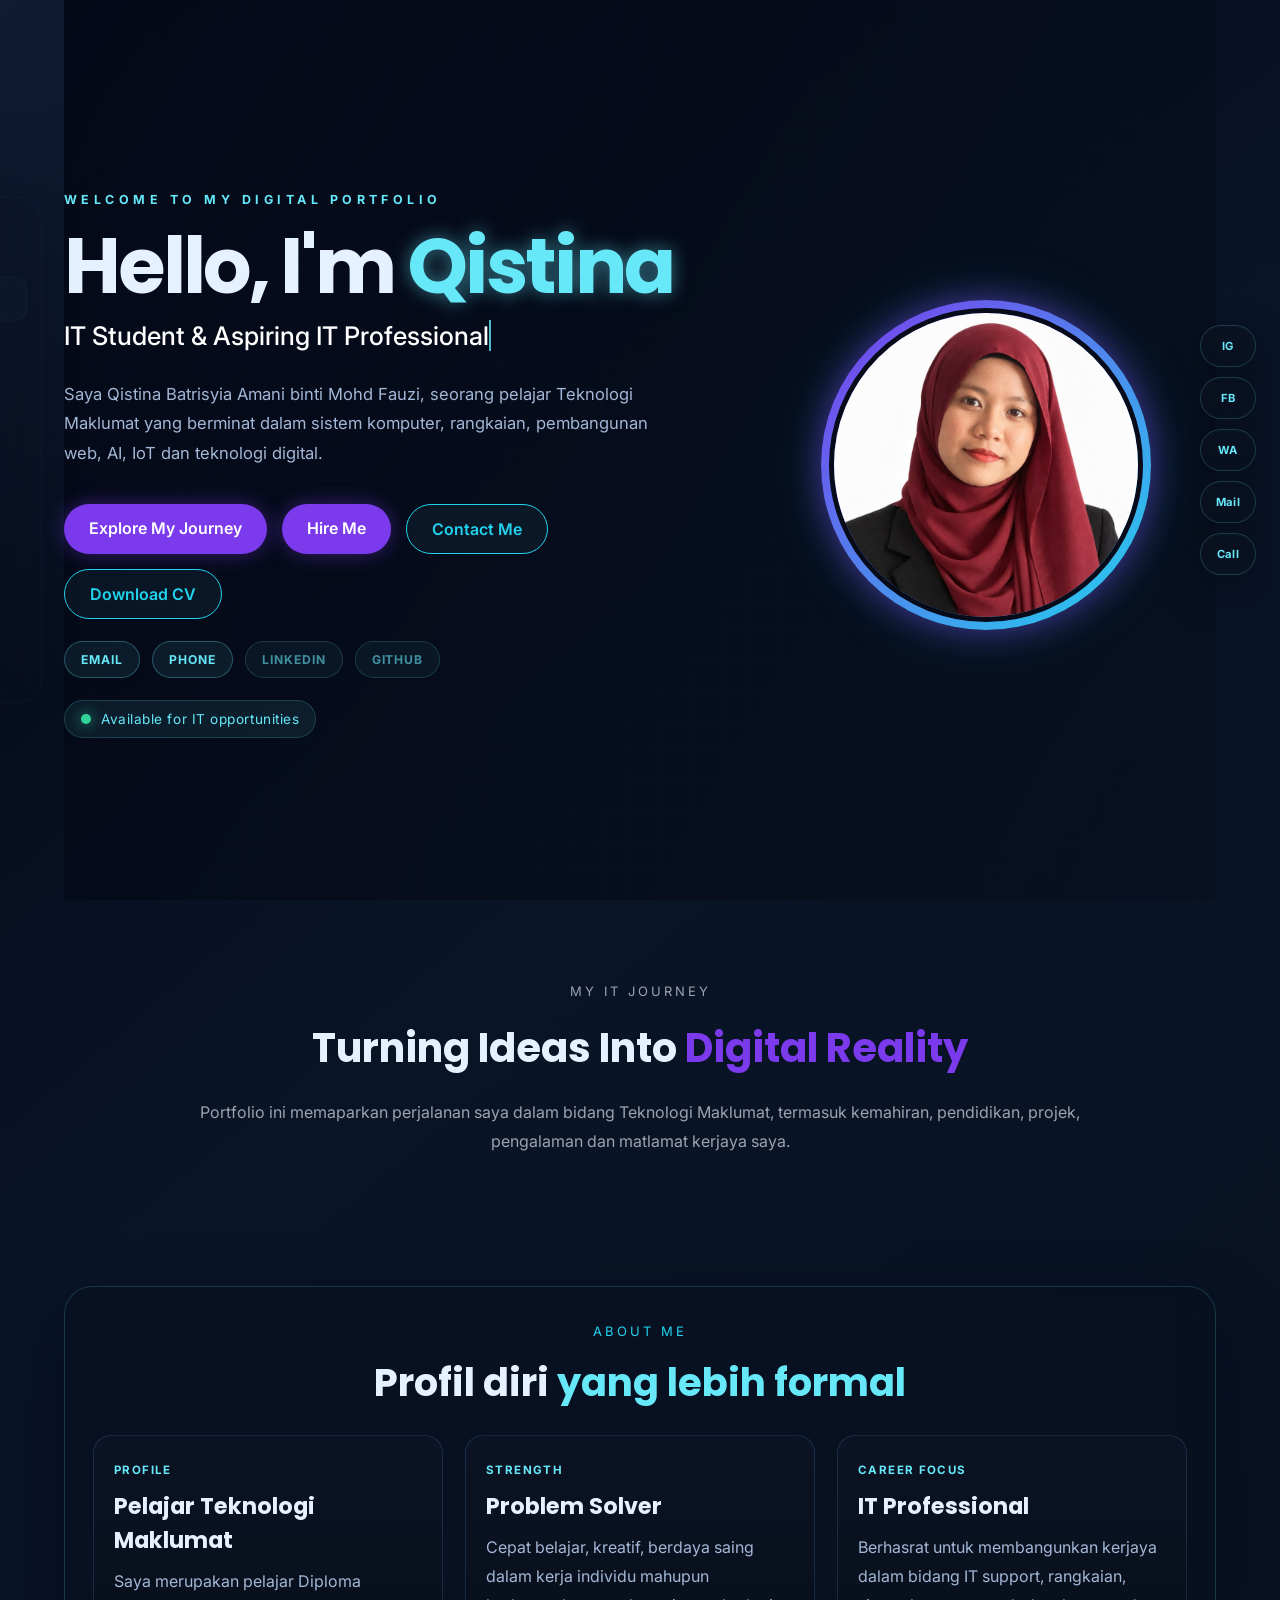
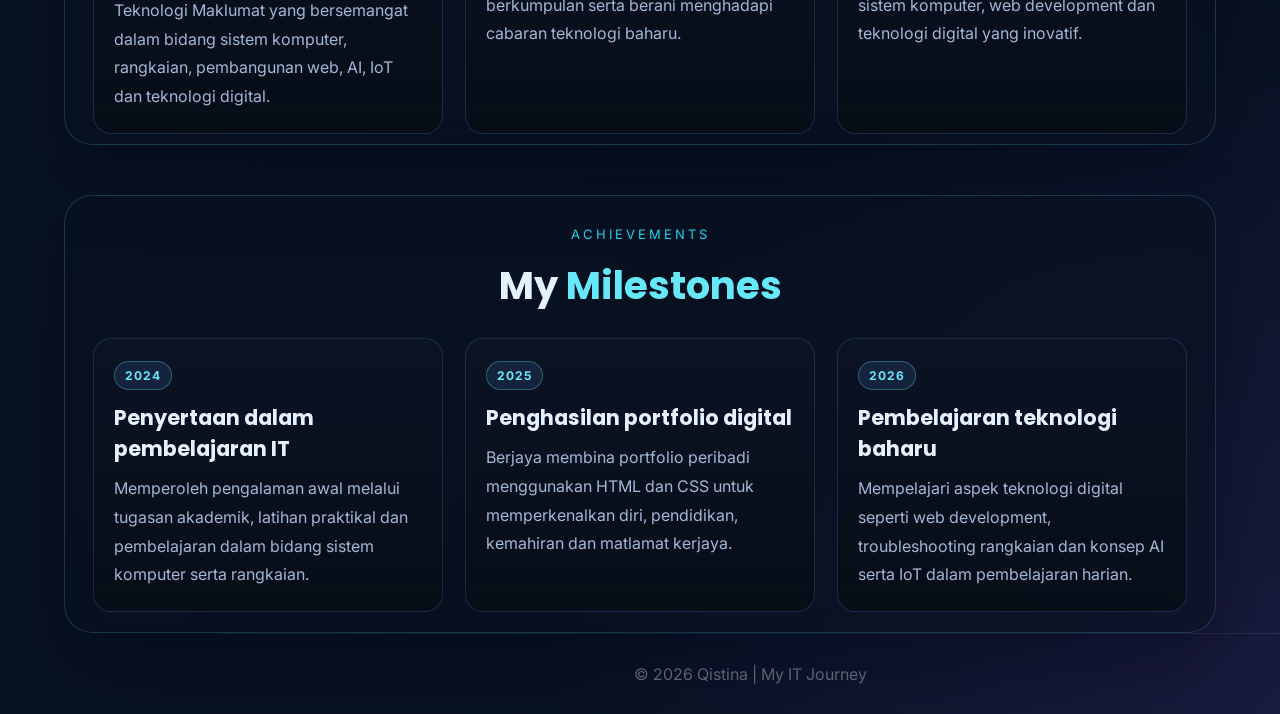
<file: index.html>
<!DOCTYPE html>
<html lang="en">

<head>
    <meta charset="UTF-8">
    <meta name="viewport" content="width=device-width, initial-scale=1.0">

    <title>Qistina | My IT Journey</title>

    <link rel="stylesheet" href="css/style.css">

    <!-- Google Font -->
    <link rel="preconnect" href="https://fonts.googleapis.com">
    <link rel="preconnect" href="https://fonts.gstatic.com" crossorigin>
    <link href="https://fonts.googleapis.com/css2?family=Inter:wght@400;500;600;700&family=Poppins:wght@400;500;600;700;800&display=swap" rel="stylesheet">
</head>

<body>

    <aside class="floating-nav">
        <div class="brand-box">
            <span class="brand-mark">Q</span>
            <span>QISTINA</span>
        </div>

        <nav class="side-menu">
            <a href="index.html" class="active" title="Home">Home</a>
            <a href="profile.html" title="About">About</a>
            <a href="education.html" title="Education">Education</a>
            <a href="skills.html" title="Skills">Skills</a>
            <a href="projects.html" title="Projects">Projects</a>
            <a href="experience.html" title="Achievements">Achievements</a>
            <a href="job-application.html" title="Application">Application</a>
            <a href="contact.html" title="Contact">Contact</a>
        </nav>
    </aside>
    <div class="floating-socials" aria-label="Social media links">
        <a href="https://www.instagram.com/__.userqis.__?igsh=eDVxNDdiY2UxbGR3" target="_blank" rel="noreferrer" title="Instagram">IG</a>
        <a href="https://www.facebook.com/share/1bRYM7HKoa/" target="_blank" rel="noreferrer" title="Facebook">FB</a>
        <a href="https://wa.me/60192881952" target="_blank" rel="noreferrer" title="WhatsApp">WA</a>
        <a href="mailto:m-9664032@moe-dl.edu.my" title="Email">Mail</a>
        <a href="tel:+60192881952" title="Phone">Call</a>
    </div>

    <button id="backToTop" type="button" aria-label="Back to top">↑</button>

    <!-- HOME SECTION -->
    <main>

        <section class="hero">
            <!-- LEFT SIDE -->
            <div class="hero-content">

                <p class="small-title">
                    WELCOME TO MY DIGITAL PORTFOLIO
                </p>

                <h1>
                    Hello, I'm
                    <span>Qistina</span>
                </h1>

                <h2>
                    <span class="typewriter">IT Student &amp; Aspiring IT Professional</span>
                </h2>

                <p class="hero-description">
                    Saya Qistina Batrisyia Amani binti Mohd Fauzi,
                    seorang pelajar Teknologi Maklumat yang berminat
                    dalam sistem komputer, rangkaian, pembangunan web,
                    AI, IoT dan teknologi digital.
                </p>

                <div class="hero-buttons">

                    <a href="profile.html" class="btn primary-btn">
                        Explore My Journey
                    </a>

                    <a href="job-application.html" class="btn primary-btn alt-btn">
                        Hire Me
                    </a>

                    <a href="contact.html" class="btn secondary-btn">
                        Contact Me
                    </a>

                    <a href="Qistina_CV.txt" class="btn secondary-btn" download>
                        Download CV
                    </a>

                </div>

                <div class="social-row">
                    <a href="mailto:m-9664032@moe-dl.edu.my" class="social-pill" title="Email">Email</a>
                    <a href="tel:+60192881952" class="social-pill" title="Phone">Phone</a>
                    <a href="#" class="social-pill disabled" title="LinkedIn">LinkedIn</a>
                    <a href="#" class="social-pill disabled" title="GitHub">GitHub</a>
                </div>

                <div class="hero-status">
                    <span class="status-dot"></span>
                    Available for IT opportunities
                </div>

            </div>


            <!-- RIGHT SIDE -->
            <div class="hero-image">

                <div class="image-glow">

                    <img src="image/home-profile.jpg"
                         alt="Profile Picture">

                </div>

            </div>

        </section>


        <!-- INTRODUCTION -->
        <section class="intro">

            <p class="section-label">
                MY IT JOURNEY
            </p>

            <h2>
                Turning Ideas Into
                <span>Digital Reality</span>
            </h2>

            <p>
                Portfolio ini memaparkan perjalanan saya dalam bidang
                Teknologi Maklumat, termasuk kemahiran, pendidikan,
                projek, pengalaman dan matlamat kerjaya saya.
            </p>

        </section>

        <section class="about-premium">
            <div class="about-header">
                <p class="section-label">ABOUT ME</p>
                <h2>Profil diri <span>yang lebih formal</span></h2>
            </div>

            <div class="about-grid">
                <article class="about-card">
                    <span class="mini-label">Profile</span>
                    <h3>Pelajar Teknologi Maklumat</h3>
                    <p>Saya merupakan pelajar Diploma Teknologi Maklumat yang bersemangat dalam bidang sistem komputer, rangkaian, pembangunan web, AI, IoT dan teknologi digital.</p>
                </article>

                <article class="about-card">
                    <span class="mini-label">Strength</span>
                    <h3>Problem Solver</h3>
                    <p>Cepat belajar, kreatif, berdaya saing dalam kerja individu mahupun berkumpulan serta berani menghadapi cabaran teknologi baharu.</p>
                </article>

                <article class="about-card">
                    <span class="mini-label">Career Focus</span>
                    <h3>IT Professional</h3>
                    <p>Berhasrat untuk membangunkan kerjaya dalam bidang IT support, rangkaian, sistem komputer, web development dan teknologi digital yang inovatif.</p>
                </article>
            </div>
        </section>

        <section class="achievement-section">
            <div class="about-header">
                <p class="section-label">ACHIEVEMENTS</p>
                <h2>My <span>Milestones</span></h2>
            </div>

            <div class="achievement-grid">
                <article class="achievement-card">
                    <span class="achievement-badge">2024</span>
                    <h3>Penyertaan dalam pembelajaran IT</h3>
                    <p>Memperoleh pengalaman awal melalui tugasan akademik, latihan praktikal dan pembelajaran dalam bidang sistem komputer serta rangkaian.</p>
                </article>

                <article class="achievement-card">
                    <span class="achievement-badge">2025</span>
                    <h3>Penghasilan portfolio digital</h3>
                    <p>Berjaya membina portfolio peribadi menggunakan HTML dan CSS untuk memperkenalkan diri, pendidikan, kemahiran dan matlamat kerjaya.</p>
                </article>

                <article class="achievement-card">
                    <span class="achievement-badge">2026</span>
                    <h3>Pembelajaran teknologi baharu</h3>
                    <p>Mempelajari aspek teknologi digital seperti web development, troubleshooting rangkaian dan konsep AI serta IoT dalam pembelajaran harian.</p>
                </article>
            </div>
        </section>

    </main>


    <!-- FOOTER -->
    <footer>

        <p>
            © 2026 Qistina | My IT Journey
        </p>

    </footer>

    <script src="script.js?v=2"></script>

</body>

</html>
</file>
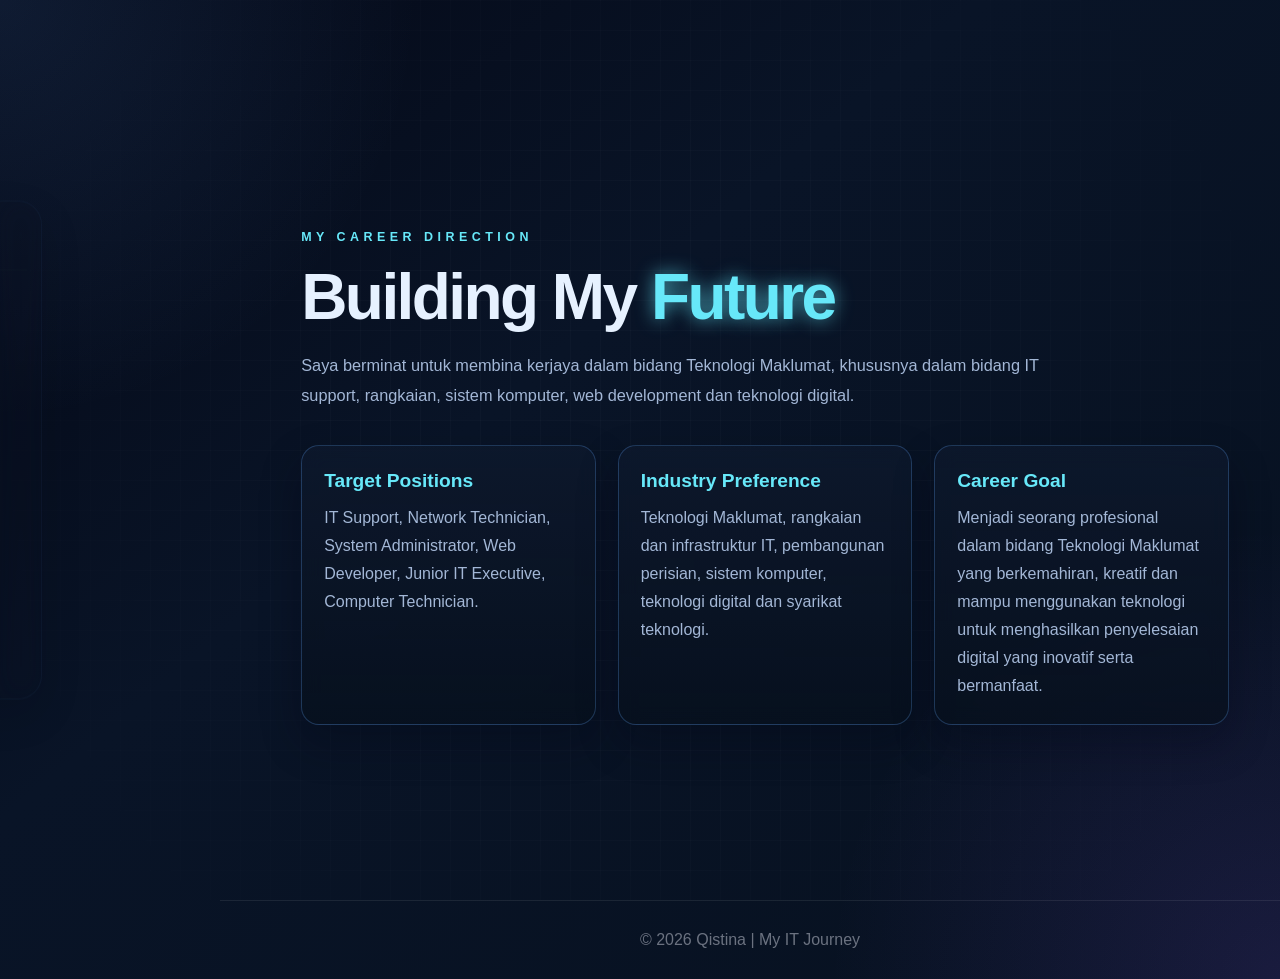
<file: career.html>
<!DOCTYPE html>
<html lang="en">
<head>
	<meta charset="UTF-8">
	<meta name="viewport" content="width=device-width, initial-scale=1.0">
	<title>Career | My IT Journey</title>
	<link rel="stylesheet" href="css/style.css">
</head>
<body>
	<aside class="floating-nav"><div class="brand-box"><span class="brand-mark">Q</span><span>QISTINA</span></div><nav class="side-menu"><a href="index.html">Home</a><a href="profile.html">About</a><a href="education.html">Education</a><a href="skills.html">Skills</a><a href="projects.html">Projects</a><a href="experience.html">Achievements</a><a href="job-application.html">Application</a><a href="contact.html">Contact</a></nav></aside>
	<main class="page-content"><section class="content-section"><p class="small-title">MY CAREER DIRECTION</p><h1>Building My <span>Future</span></h1><p class="hero-description">Saya berminat untuk membina kerjaya dalam bidang Teknologi Maklumat, khususnya dalam bidang IT support, rangkaian, sistem komputer, web development dan teknologi digital.</p><div class="content-grid"><article class="info-card"><h2>Target Positions</h2><p>IT Support, Network Technician, System Administrator, Web Developer, Junior IT Executive, Computer Technician.</p></article><article class="info-card"><h2>Industry Preference</h2><p>Teknologi Maklumat, rangkaian dan infrastruktur IT, pembangunan perisian, sistem komputer, teknologi digital dan syarikat teknologi.</p></article><article class="info-card"><h2>Career Goal</h2><p>Menjadi seorang profesional dalam bidang Teknologi Maklumat yang berkemahiran, kreatif dan mampu menggunakan teknologi untuk menghasilkan penyelesaian digital yang inovatif serta bermanfaat.</p></article></div></section></main>
	<footer><p>&copy; 2026 Qistina | My IT Journey</p></footer>
	<script src="script.js"></script>
</body>
</html>
</file>
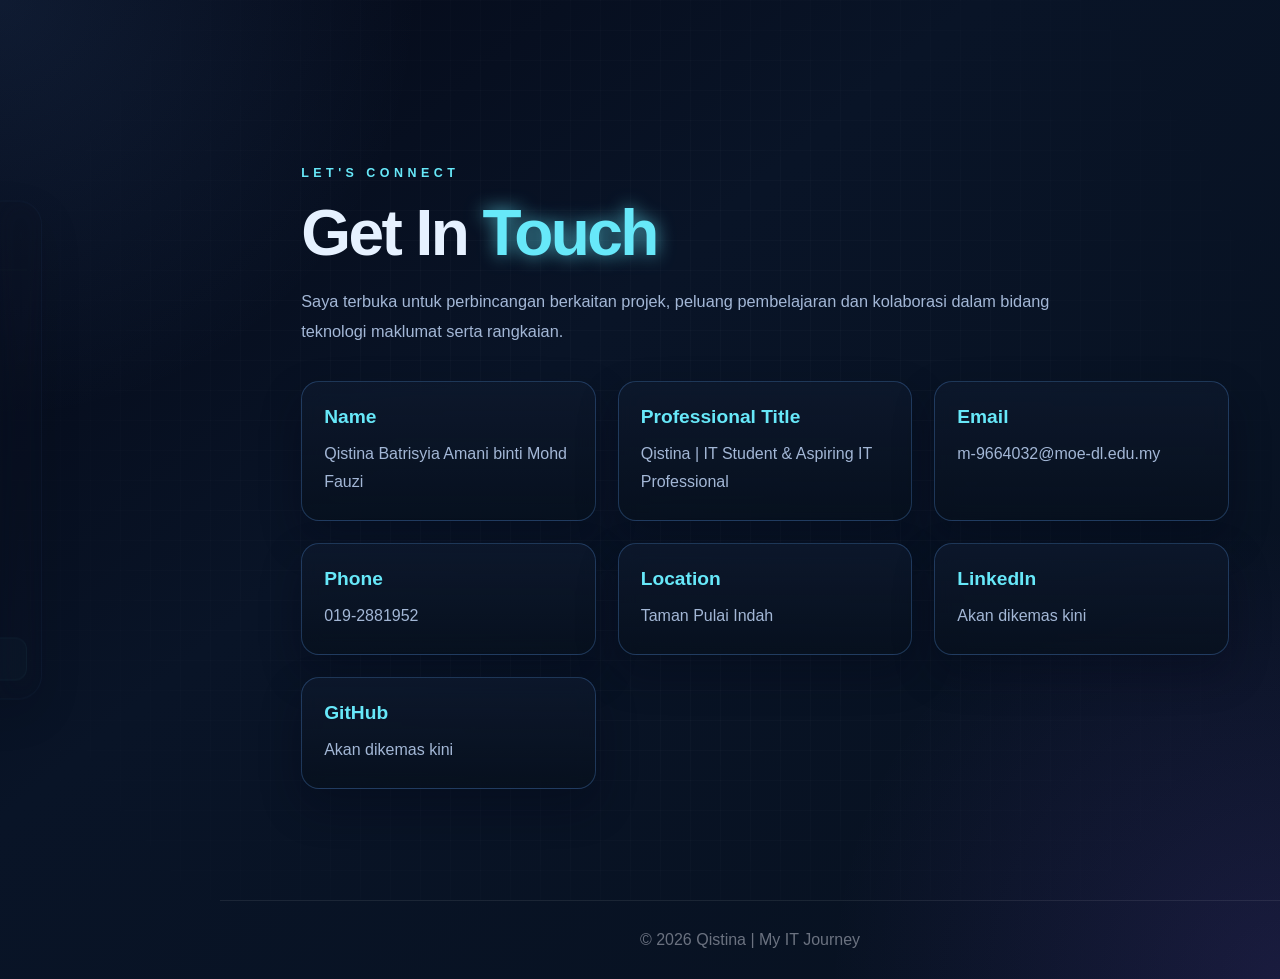
<file: contact.html>
<!DOCTYPE html>
<html lang="en">
<head><meta charset="UTF-8"><meta name="viewport" content="width=device-width, initial-scale=1.0"><title>Contact | My IT Journey</title><link rel="stylesheet" href="css/style.css"></head>
<body>
    <aside class="floating-nav"><div class="brand-box"><span class="brand-mark">Q</span><span>QISTINA</span></div><nav class="side-menu"><a href="index.html">Home</a><a href="profile.html">About</a><a href="education.html">Education</a><a href="skills.html">Skills</a><a href="projects.html">Projects</a><a href="experience.html">Achievements</a><a href="job-application.html">Application</a><a href="contact.html" class="active">Contact</a></nav></aside>
    <main class="page-content"><section class="content-section"><p class="small-title">LET'S CONNECT</p><h1>Get In <span>Touch</span></h1><p class="hero-description">Saya terbuka untuk perbincangan berkaitan projek, peluang pembelajaran dan kolaborasi dalam bidang teknologi maklumat serta rangkaian.</p><div class="content-grid"><article class="info-card"><h2>Name</h2><p>Qistina Batrisyia Amani binti Mohd Fauzi</p></article><article class="info-card"><h2>Professional Title</h2><p>Qistina | IT Student &amp; Aspiring IT Professional</p></article><article class="info-card"><h2>Email</h2><p><a href="mailto:m-9664032@moe-dl.edu.my">m-9664032@moe-dl.edu.my</a></p></article><article class="info-card"><h2>Phone</h2><p>019-2881952</p></article><article class="info-card"><h2>Location</h2><p>Taman Pulai Indah</p></article><article class="info-card"><h2>LinkedIn</h2><p>Akan dikemas kini</p></article><article class="info-card"><h2>GitHub</h2><p>Akan dikemas kini</p></article></div></section></main>
    <footer><p>&copy; 2026 Qistina | My IT Journey</p></footer>
    <script src="script.js"></script>
</body>
</html>
</file>
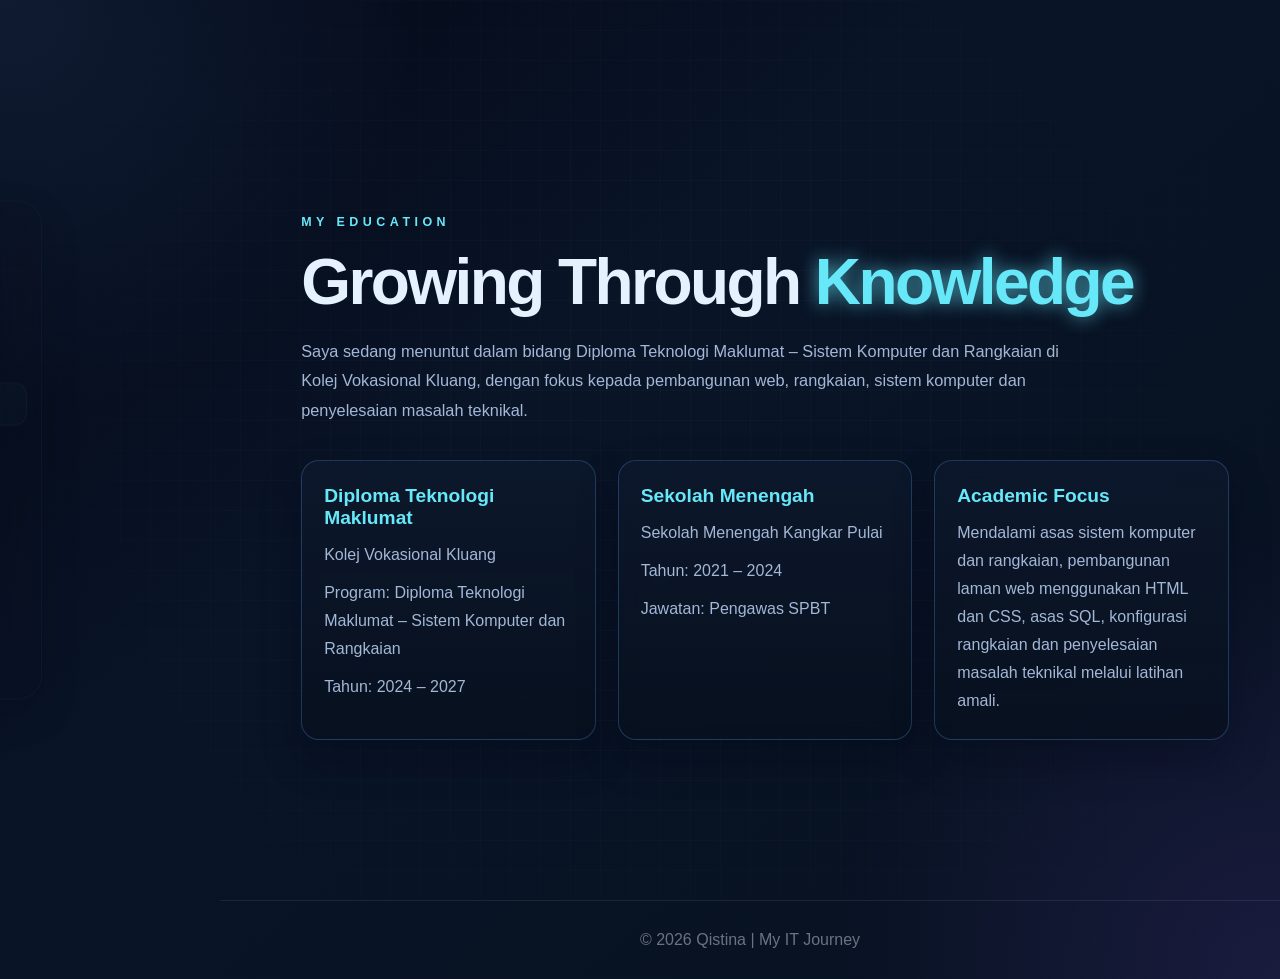
<file: education.html>
<!DOCTYPE html>
<html lang="en"><head><meta charset="UTF-8"><meta name="viewport" content="width=device-width, initial-scale=1.0"><title>Education | My IT Journey</title><link rel="stylesheet" href="css/style.css"></head>
<body><aside class="floating-nav"><div class="brand-box"><span class="brand-mark">Q</span><span>QISTINA</span></div><nav class="side-menu"><a href="index.html">Home</a><a href="profile.html">About</a><a href="education.html" class="active">Education</a><a href="skills.html">Skills</a><a href="projects.html">Projects</a><a href="experience.html">Achievements</a><a href="job-application.html">Application</a><a href="contact.html">Contact</a></nav></aside>
<main class="page-content"><section class="content-section"><p class="small-title">MY EDUCATION</p><h1>Growing Through <span>Knowledge</span></h1><p class="hero-description">Saya sedang menuntut dalam bidang Diploma Teknologi Maklumat – Sistem Komputer dan Rangkaian di Kolej Vokasional Kluang, dengan fokus kepada pembangunan web, rangkaian, sistem komputer dan penyelesaian masalah teknikal.</p><div class="content-grid"><article class="info-card"><h2>Diploma Teknologi Maklumat</h2><p>Kolej Vokasional Kluang</p><p>Program: Diploma Teknologi Maklumat – Sistem Komputer dan Rangkaian</p><p>Tahun: 2024 – 2027</p></article><article class="info-card"><h2>Sekolah Menengah</h2><p>Sekolah Menengah Kangkar Pulai</p><p>Tahun: 2021 – 2024</p><p>Jawatan: Pengawas SPBT</p></article><article class="info-card"><h2>Academic Focus</h2><p>Mendalami asas sistem komputer dan rangkaian, pembangunan laman web menggunakan HTML dan CSS, asas SQL, konfigurasi rangkaian dan penyelesaian masalah teknikal melalui latihan amali.</p></article></div></section></main><footer><p>&copy; 2026 Qistina | My IT Journey</p></footer><script src="script.js"></script></body></html>
</file>
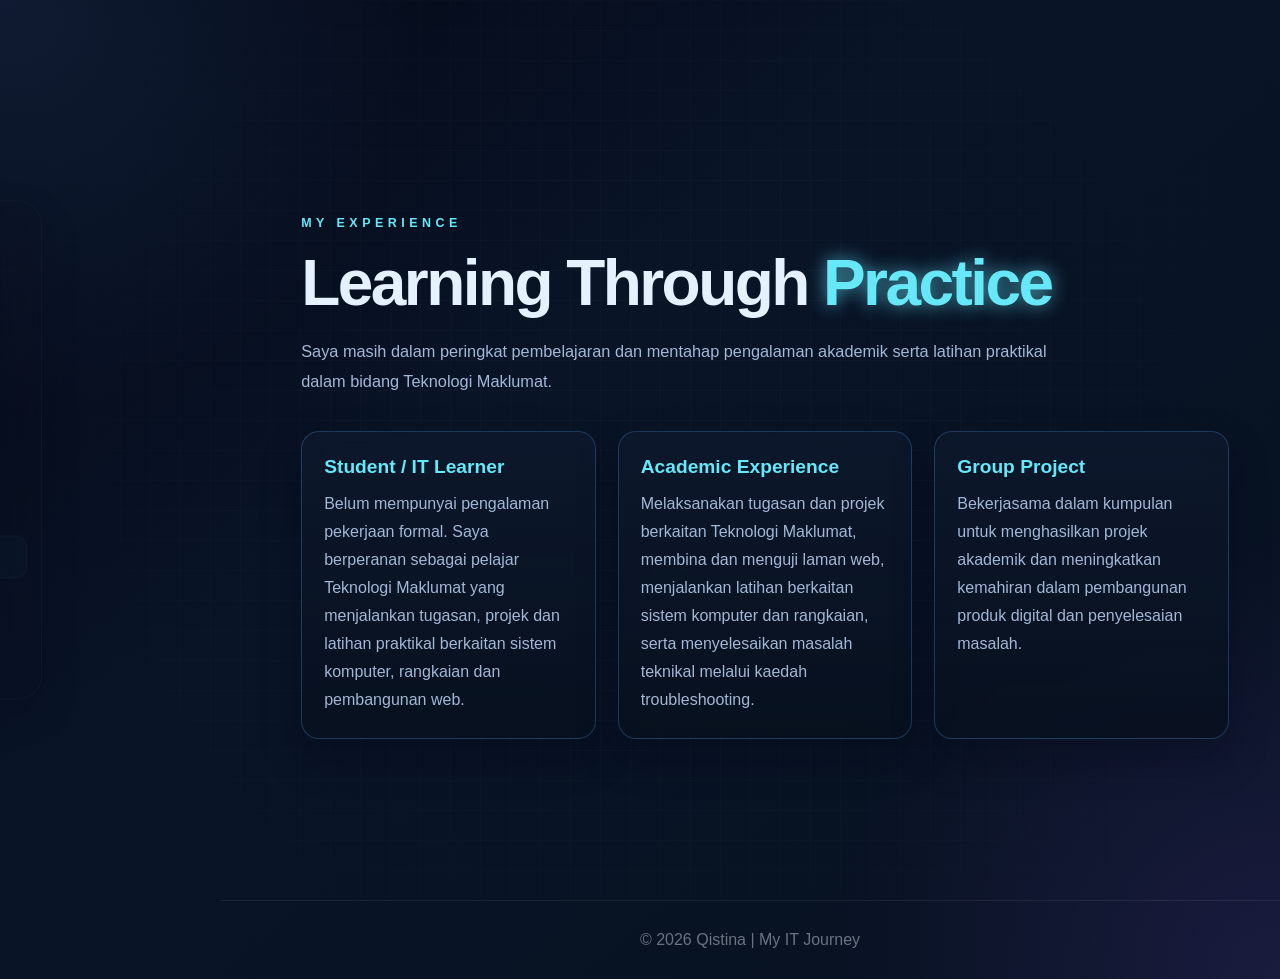
<file: experience.html>
<!DOCTYPE html>
<html lang="en">
<head><meta charset="UTF-8"><meta name="viewport" content="width=device-width, initial-scale=1.0"><title>Experience | My IT Journey</title><link rel="stylesheet" href="css/style.css"></head>
<body>
    <aside class="floating-nav"><div class="brand-box"><span class="brand-mark">Q</span><span>QISTINA</span></div><nav class="side-menu"><a href="index.html">Home</a><a href="profile.html">About</a><a href="education.html">Education</a><a href="skills.html">Skills</a><a href="projects.html">Projects</a><a href="experience.html" class="active">Achievements</a><a href="job-application.html">Application</a><a href="contact.html">Contact</a></nav></aside>
    <main class="page-content"><section class="content-section"><p class="small-title">MY EXPERIENCE</p><h1>Learning Through <span>Practice</span></h1><p class="hero-description">Saya masih dalam peringkat pembelajaran dan mentahap pengalaman akademik serta latihan praktikal dalam bidang Teknologi Maklumat.</p><div class="content-grid"><article class="info-card"><h2>Student / IT Learner</h2><p>Belum mempunyai pengalaman pekerjaan formal. Saya berperanan sebagai pelajar Teknologi Maklumat yang menjalankan tugasan, projek dan latihan praktikal berkaitan sistem komputer, rangkaian dan pembangunan web.</p></article><article class="info-card"><h2>Academic Experience</h2><p>Melaksanakan tugasan dan projek berkaitan Teknologi Maklumat, membina dan menguji laman web, menjalankan latihan berkaitan sistem komputer dan rangkaian, serta menyelesaikan masalah teknikal melalui kaedah troubleshooting.</p></article><article class="info-card"><h2>Group Project</h2><p>Bekerjasama dalam kumpulan untuk menghasilkan projek akademik dan meningkatkan kemahiran dalam pembangunan produk digital dan penyelesaian masalah.</p></article></div></section></main>
    <footer><p>&copy; 2026 Qistina | My IT Journey</p></footer>
    <script src="script.js"></script>
</body>
</html>
</file>
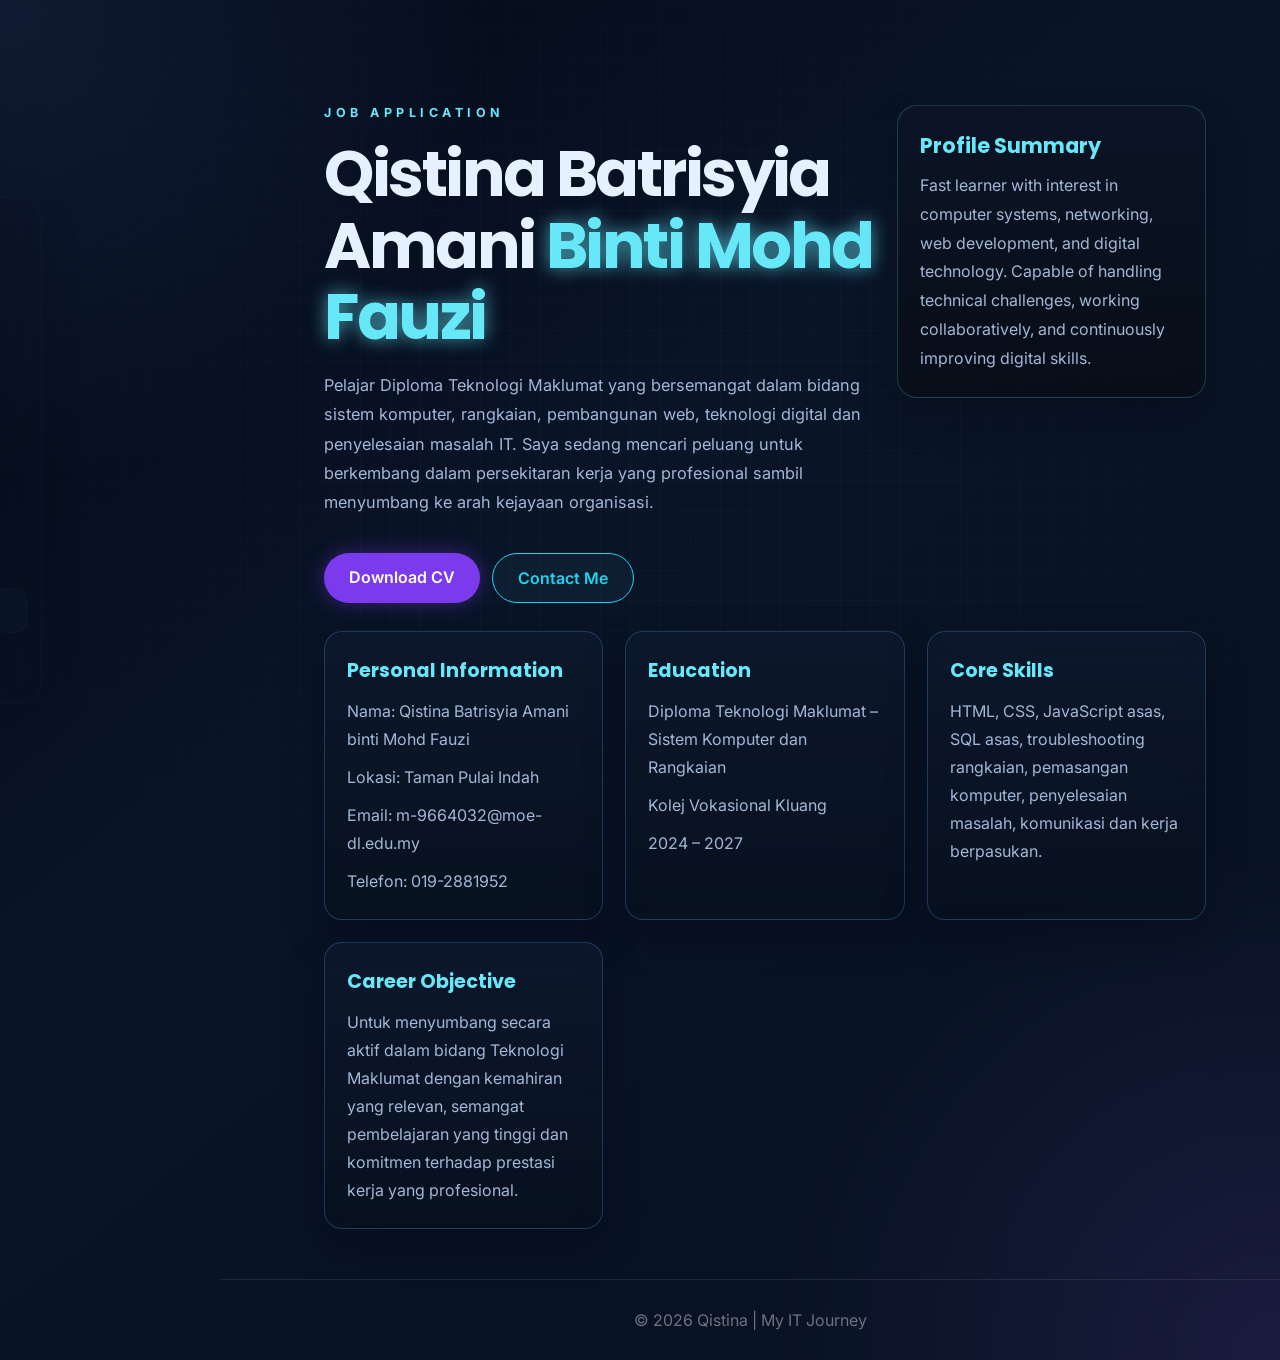
<file: job-application.html>
<!DOCTYPE html>
<html lang="en">
<head>
    <meta charset="UTF-8">
    <meta name="viewport" content="width=device-width, initial-scale=1.0">
    <title>Job Application | Qistina</title>
    <link rel="stylesheet" href="css/style.css">
    <link rel="preconnect" href="https://fonts.googleapis.com">
    <link rel="preconnect" href="https://fonts.gstatic.com" crossorigin>
    <link href="https://fonts.googleapis.com/css2?family=Inter:wght@400;500;600;700&family=Poppins:wght@400;500;600;700;800&display=swap" rel="stylesheet">
</head>
<body>
    <aside class="floating-nav">
        <div class="brand-box">
            <span class="brand-mark">Q</span>
            <span>QISTINA</span>
        </div>

        <nav class="side-menu">
            <a href="index.html">Home</a>
            <a href="profile.html">About</a>
            <a href="education.html">Education</a>
            <a href="skills.html">Skills</a>
            <a href="projects.html">Projects</a>
            <a href="experience.html">Achievements</a>
            <a href="job-application.html" class="active">Application</a>
            <a href="contact.html">Contact</a>
        </nav>
    </aside>

    <main class="page-content">
        <section class="content-section application-layout">
            <div class="application-hero">
                <div>
                    <p class="small-title">JOB APPLICATION</p>
                    <h1>Qistina Batrisyia Amani <span>Binti Mohd Fauzi</span></h1>
                    <p class="hero-description">
                        Pelajar Diploma Teknologi Maklumat yang bersemangat dalam bidang sistem komputer, rangkaian, pembangunan web, teknologi digital dan penyelesaian masalah IT. Saya sedang mencari peluang untuk berkembang dalam persekitaran kerja yang profesional sambil menyumbang ke arah kejayaan organisasi.
                    </p>

                    <div class="application-actions">
                        <a href="Qistina_CV.txt" class="btn primary-btn" download>Download CV</a>
                        <a href="contact.html" class="btn secondary-btn">Contact Me</a>
                    </div>
                </div>

                <div class="application-card">
                    <h2>Profile Summary</h2>
                    <p>Fast learner with interest in computer systems, networking, web development, and digital technology. Capable of handling technical challenges, working collaboratively, and continuously improving digital skills.</p>
                </div>
            </div>

            <div class="content-grid application-grid">
                <article class="info-card">
                    <h2>Personal Information</h2>
                    <p>Nama: Qistina Batrisyia Amani binti Mohd Fauzi</p>
                    <p>Lokasi: Taman Pulai Indah</p>
                    <p>Email: m-9664032@moe-dl.edu.my</p>
                    <p>Telefon: 019-2881952</p>
                </article>

                <article class="info-card">
                    <h2>Education</h2>
                    <p>Diploma Teknologi Maklumat – Sistem Komputer dan Rangkaian</p>
                    <p>Kolej Vokasional Kluang</p>
                    <p>2024 – 2027</p>
                </article>

                <article class="info-card">
                    <h2>Core Skills</h2>
                    <p>HTML, CSS, JavaScript asas, SQL asas, troubleshooting rangkaian, pemasangan komputer, penyelesaian masalah, komunikasi dan kerja berpasukan.</p>
                </article>

                <article class="info-card">
                    <h2>Career Objective</h2>
                    <p>Untuk menyumbang secara aktif dalam bidang Teknologi Maklumat dengan kemahiran yang relevan, semangat pembelajaran yang tinggi dan komitmen terhadap prestasi kerja yang profesional.</p>
                </article>
            </div>
        </section>
    </main>

    <footer>
        <p>© 2026 Qistina | My IT Journey</p>
    </footer>
    <script src="script.js"></script>
</body>
</html>
</file>
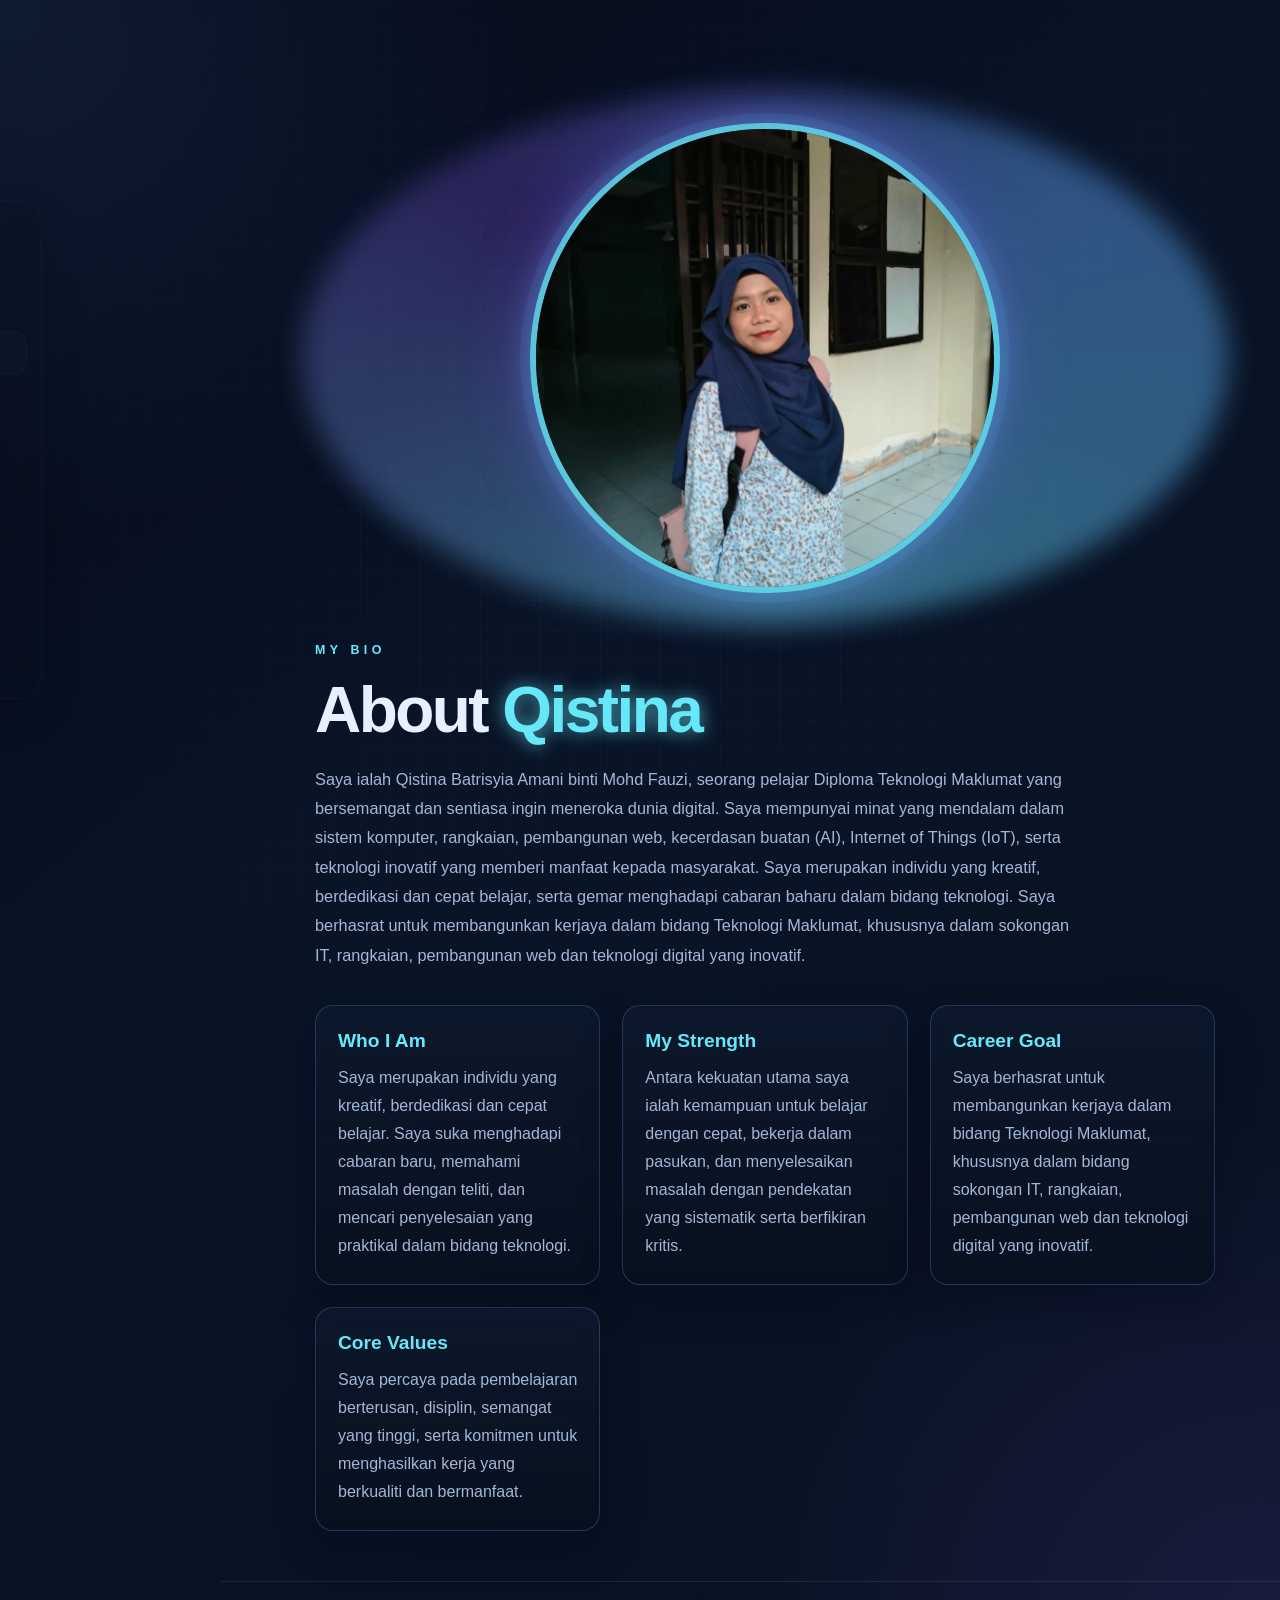
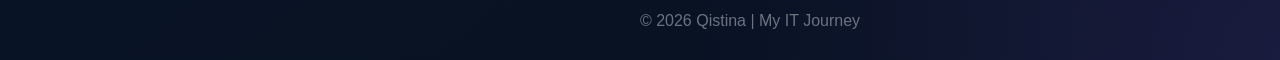
<file: profile.html>
<!DOCTYPE html>
<html lang="en">
<head><meta charset="UTF-8"><meta name="viewport" content="width=device-width, initial-scale=1.0"><title>Profile | My IT Journey</title><link rel="stylesheet" href="css/style.css"></head>
<body>
    <aside class="floating-nav"><div class="brand-box"><span class="brand-mark">Q</span><span>QISTINA</span></div><nav class="side-menu"><a href="index.html">Home</a><a href="profile.html" class="active">About</a><a href="education.html">Education</a><a href="skills.html">Skills</a><a href="projects.html">Projects</a><a href="experience.html">Achievements</a><a href="job-application.html">Application</a><a href="contact.html">Contact</a></nav></aside>
    <main class="page-content"><section class="content-section profile-layout"><div class="profile-media"><div class="page-image-wrap"><img src="image/profile.jpg" alt="Qistina's profile picture" class="page-image"></div></div><div><p class="small-title">MY BIO</p><h1>About <span>Qistina</span></h1><p class="hero-description">Saya ialah Qistina Batrisyia Amani binti Mohd Fauzi, seorang pelajar Diploma Teknologi Maklumat yang bersemangat dan sentiasa ingin meneroka dunia digital. Saya mempunyai minat yang mendalam dalam sistem komputer, rangkaian, pembangunan web, kecerdasan buatan (AI), Internet of Things (IoT), serta teknologi inovatif yang memberi manfaat kepada masyarakat. Saya merupakan individu yang kreatif, berdedikasi dan cepat belajar, serta gemar menghadapi cabaran baharu dalam bidang teknologi. Saya berhasrat untuk membangunkan kerjaya dalam bidang Teknologi Maklumat, khususnya dalam sokongan IT, rangkaian, pembangunan web dan teknologi digital yang inovatif.</p><div class="content-grid"><article class="info-card"><h2>Who I Am</h2><p>Saya merupakan individu yang kreatif, berdedikasi dan cepat belajar. Saya suka menghadapi cabaran baru, memahami masalah dengan teliti, dan mencari penyelesaian yang praktikal dalam bidang teknologi.</p></article><article class="info-card"><h2>My Strength</h2><p>Antara kekuatan utama saya ialah kemampuan untuk belajar dengan cepat, bekerja dalam pasukan, dan menyelesaikan masalah dengan pendekatan yang sistematik serta berfikiran kritis.</p></article><article class="info-card"><h2>Career Goal</h2><p>Saya berhasrat untuk membangunkan kerjaya dalam bidang Teknologi Maklumat, khususnya dalam bidang sokongan IT, rangkaian, pembangunan web dan teknologi digital yang inovatif.</p></article><article class="info-card"><h2>Core Values</h2><p>Saya percaya pada pembelajaran berterusan, disiplin, semangat yang tinggi, serta komitmen untuk menghasilkan kerja yang berkualiti dan bermanfaat.</p></article></div></div></section></main>
    <footer><p>&copy; 2026 Qistina | My IT Journey</p></footer>
    <script src="script.js"></script>
</body>
</html>
</file>
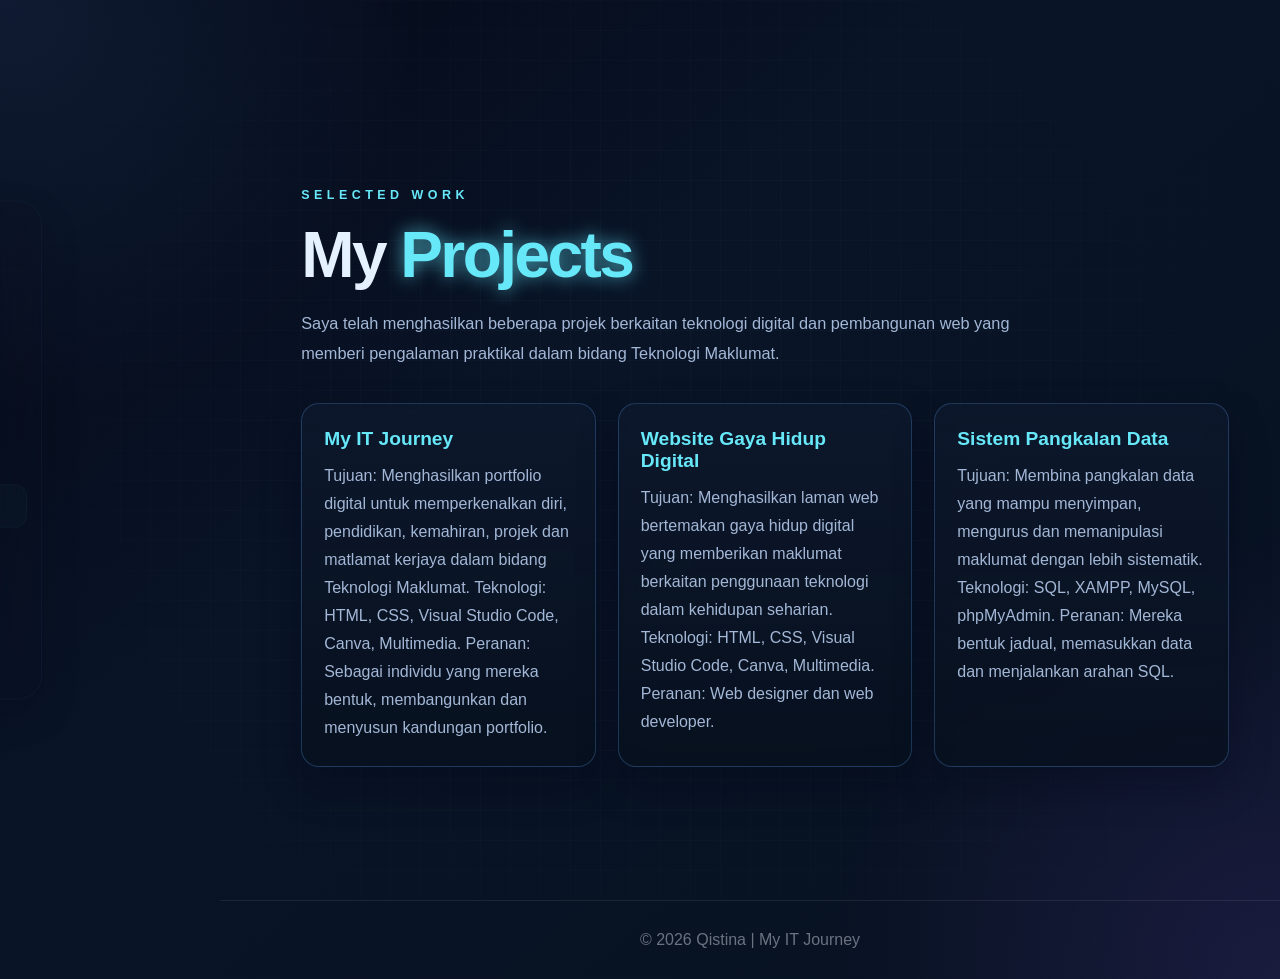
<file: projects.html>
<!DOCTYPE html>
<html lang="en"><head><meta charset="UTF-8"><meta name="viewport" content="width=device-width, initial-scale=1.0"><title>Projects | My IT Journey</title><link rel="stylesheet" href="css/style.css"></head>
<body><aside class="floating-nav"><div class="brand-box"><span class="brand-mark">Q</span><span>QISTINA</span></div><nav class="side-menu"><a href="index.html">Home</a><a href="profile.html">About</a><a href="education.html">Education</a><a href="skills.html">Skills</a><a href="projects.html" class="active">Projects</a><a href="experience.html">Achievements</a><a href="job-application.html">Application</a><a href="contact.html">Contact</a></nav></aside>
<main class="page-content"><section class="content-section"><p class="small-title">SELECTED WORK</p><h1>My <span>Projects</span></h1><p class="hero-description">Saya telah menghasilkan beberapa projek berkaitan teknologi digital dan pembangunan web yang memberi pengalaman praktikal dalam bidang Teknologi Maklumat.</p><div class="content-grid"><article class="info-card"><h2>My IT Journey</h2><p>Tujuan: Menghasilkan portfolio digital untuk memperkenalkan diri, pendidikan, kemahiran, projek dan matlamat kerjaya dalam bidang Teknologi Maklumat. Teknologi: HTML, CSS, Visual Studio Code, Canva, Multimedia. Peranan: Sebagai individu yang mereka bentuk, membangunkan dan menyusun kandungan portfolio.</p></article><article class="info-card"><h2>Website Gaya Hidup Digital</h2><p>Tujuan: Menghasilkan laman web bertemakan gaya hidup digital yang memberikan maklumat berkaitan penggunaan teknologi dalam kehidupan seharian. Teknologi: HTML, CSS, Visual Studio Code, Canva, Multimedia. Peranan: Web designer dan web developer.</p></article><article class="info-card"><h2>Sistem Pangkalan Data</h2><p>Tujuan: Membina pangkalan data yang mampu menyimpan, mengurus dan memanipulasi maklumat dengan lebih sistematik. Teknologi: SQL, XAMPP, MySQL, phpMyAdmin. Peranan: Mereka bentuk jadual, memasukkan data dan menjalankan arahan SQL.</p></article></div></section></main><footer><p>&copy; 2026 Qistina | My IT Journey</p></footer><script src="script.js"></script></body></html>
</file>
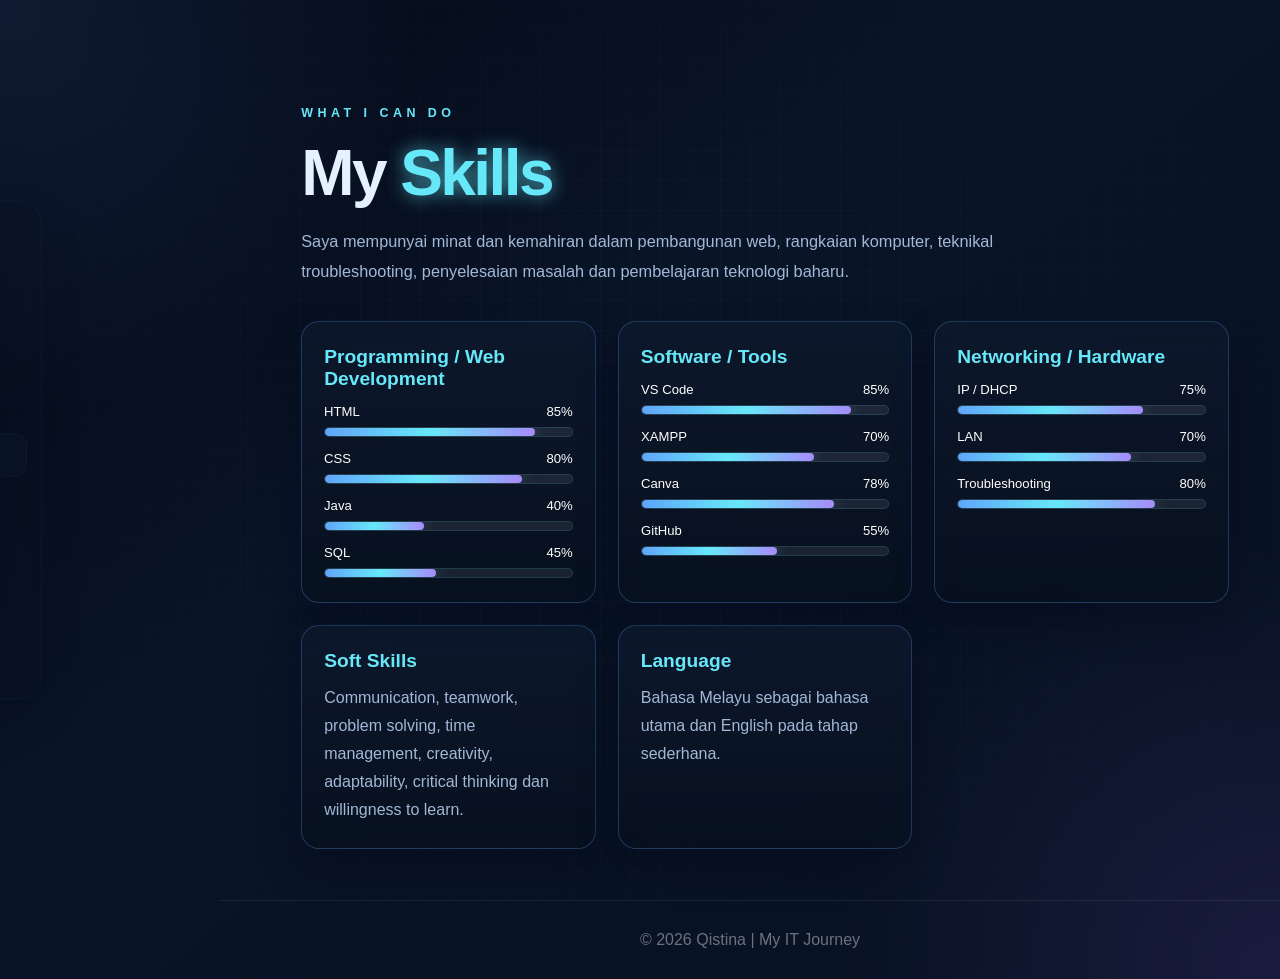
<file: skills.html>
<!DOCTYPE html>
<html lang="en"><head><meta charset="UTF-8"><meta name="viewport" content="width=device-width, initial-scale=1.0"><title>Skills | My IT Journey</title><link rel="stylesheet" href="css/style.css"></head>
<body><aside class="floating-nav"><div class="brand-box"><span class="brand-mark">Q</span><span>QISTINA</span></div><nav class="side-menu"><a href="index.html">Home</a><a href="profile.html">About</a><a href="education.html">Education</a><a href="skills.html" class="active">Skills</a><a href="projects.html">Projects</a><a href="experience.html">Achievements</a><a href="job-application.html">Application</a><a href="contact.html">Contact</a></nav></aside>
<main class="page-content"><section class="content-section"><p class="small-title">WHAT I CAN DO</p><h1>My <span>Skills</span></h1><p class="hero-description">Saya mempunyai minat dan kemahiran dalam pembangunan web, rangkaian komputer, teknikal troubleshooting, penyelesaian masalah dan pembelajaran teknologi baharu.</p><div class="content-grid"><article class="info-card"><h2>Programming / Web Development</h2><div class="skill-meter"><div class="skill-label"><span>HTML</span><span>85%</span></div><div class="progress-track"><span class="progress-fill" style="width: 85%"></span></div></div><div class="skill-meter"><div class="skill-label"><span>CSS</span><span>80%</span></div><div class="progress-track"><span class="progress-fill" style="width: 80%"></span></div></div><div class="skill-meter"><div class="skill-label"><span>Java</span><span>40%</span></div><div class="progress-track"><span class="progress-fill" style="width: 40%"></span></div></div><div class="skill-meter"><div class="skill-label"><span>SQL</span><span>45%</span></div><div class="progress-track"><span class="progress-fill" style="width: 45%"></span></div></div></article><article class="info-card"><h2>Software / Tools</h2><div class="skill-meter"><div class="skill-label"><span>VS Code</span><span>85%</span></div><div class="progress-track"><span class="progress-fill" style="width: 85%"></span></div></div><div class="skill-meter"><div class="skill-label"><span>XAMPP</span><span>70%</span></div><div class="progress-track"><span class="progress-fill" style="width: 70%"></span></div></div><div class="skill-meter"><div class="skill-label"><span>Canva</span><span>78%</span></div><div class="progress-track"><span class="progress-fill" style="width: 78%"></span></div></div><div class="skill-meter"><div class="skill-label"><span>GitHub</span><span>55%</span></div><div class="progress-track"><span class="progress-fill" style="width: 55%"></span></div></div></article><article class="info-card"><h2>Networking / Hardware</h2><div class="skill-meter"><div class="skill-label"><span>IP / DHCP</span><span>75%</span></div><div class="progress-track"><span class="progress-fill" style="width: 75%"></span></div></div><div class="skill-meter"><div class="skill-label"><span>LAN</span><span>70%</span></div><div class="progress-track"><span class="progress-fill" style="width: 70%"></span></div></div><div class="skill-meter"><div class="skill-label"><span>Troubleshooting</span><span>80%</span></div><div class="progress-track"><span class="progress-fill" style="width: 80%"></span></div></div></article><article class="info-card"><h2>Soft Skills</h2><p>Communication, teamwork, problem solving, time management, creativity, adaptability, critical thinking dan willingness to learn.</p></article><article class="info-card"><h2>Language</h2><p>Bahasa Melayu sebagai bahasa utama dan English pada tahap sederhana.</p></article></div></section></main><footer><p>&copy; 2026 Qistina | My IT Journey</p></footer><script src="script.js"></script></body></html>
</file>
<file: css/style.css>
:root {
    --bg-dark: #040816;
    --bg-deep: #091427;
    --bg-panel: rgba(9, 17, 32, 0.74);
    --panel-strong: rgba(13, 24, 44, 0.9);
    --line: rgba(96, 165, 250, 0.26);
    --electric: #60a5fa;
    --cyan: #67e8f9;
    --cyan-strong: #22d3ee;
    --violet: #8b5cf6;
    --violet-soft: #a78bfa;
    --text: #e6f1ff;
    --muted: #a3b7d6;
    --white: #ffffff;
    --shadow: rgba(96, 165, 250, 0.28);
    --success: #34d399;
}

* {
    margin: 0;
    padding: 0;
    box-sizing: border-box;
}

html {
    scroll-behavior: smooth;
}

body {
    font-family: 'Inter', sans-serif;
    background:
        radial-gradient(circle at top left, rgba(96, 165, 250, 0.12), transparent 26%),
        radial-gradient(circle at bottom right, rgba(139, 92, 246, 0.14), transparent 28%),
        linear-gradient(140deg, var(--bg-dark), var(--bg-deep) 40%, #071120 100%);
    color: var(--text);
    min-height: 100vh;
    overflow-x: hidden;
}

body::before {
    content: "";
    position: fixed;
    inset: 0;
    background-image:
        linear-gradient(rgba(255,255,255,0.02) 1px, transparent 1px),
        linear-gradient(90deg, rgba(255,255,255,0.02) 1px, transparent 1px);
    background-size: 30px 30px;
    pointer-events: none;
    mask-image: radial-gradient(circle at center, black 35%, transparent 100%);
}

img {
    display: block;
    max-width: 100%;
}

a {
    color: inherit;
    text-decoration: none;
}

.page-content {
    margin-left: 250px;
    min-height: 100vh;
    display: grid;
    place-items: center;
    padding: 70px 4% 50px;
}

.page-image {
    width: min(470px, 72vw);
    aspect-ratio: 1;
    object-fit: cover;
    border-radius: 50%;
    border: 6px solid rgba(103, 232, 249, 0.8);
    box-shadow: 0 0 0 10px rgba(103, 232, 249, 0.06), 0 0 30px rgba(96, 165, 250, 0.45), 0 0 70px rgba(139, 92, 246, 0.32);
    animation: floating 4.5s ease-in-out infinite;
}

.content-section {
    width: min(1050px, 100%);
    padding-top: 35px;
    position: relative;
    z-index: 1;
}

.content-section h1 {
    font-family: 'Poppins', sans-serif;
    font-size: clamp(2.5rem, 5vw, 4rem);
    line-height: 1.12;
    margin-bottom: 18px;
    letter-spacing: -0.04em;
}

.content-section h1 span {
    color: var(--cyan);
    text-shadow: 0 0 18px rgba(103, 232, 249, 0.7);
}

.content-section .hero-description {
    max-width: 760px;
    margin-bottom: 35px;
    font-size: 1.02rem;
}

.content-grid {
    display: grid;
    grid-template-columns: repeat(auto-fit, minmax(230px, 1fr));
    gap: 22px;
}

.info-card {
    padding: 24px 22px;
    background: linear-gradient(180deg, rgba(13, 24, 44, 0.9), rgba(7, 16, 29, 0.78));
    border: 1px solid var(--line);
    border-radius: 18px;
    box-shadow: 0 18px 40px rgba(2, 6, 23, 0.32);
    backdrop-filter: blur(10px);
    transition: transform 0.25s ease, box-shadow 0.25s ease, border-color 0.25s ease;
}

.info-card:hover {
    transform: translateY(-6px);
    border-color: rgba(103, 232, 249, 0.55);
    box-shadow: 0 20px 45px rgba(39, 126, 255, 0.16);
}

.info-card h2 {
    font-family: 'Poppins', sans-serif;
    font-size: 1.2rem;
    color: var(--cyan);
    margin-bottom: 12px;
}

.info-card p {
    color: var(--muted);
    line-height: 1.75;
}

.info-card p + p {
    margin-top: 10px;
}

.profile-layout {
    display: grid;
    grid-template-columns: 1fr;
    align-items: start;
    gap: 32px;
    width: min(900px, 100%);
    margin: 0 auto;
}

.page-image-wrap {
    position: relative;
    display: flex;
    justify-content: center;
    align-items: center;
    padding: 18px;
    width: 100%;
}

.page-image-wrap::before {
    content: "";
    position: absolute;
    width: calc(100% + 26px);
    height: calc(100% + 26px);
    border-radius: 50%;
    background: conic-gradient(from 180deg, rgba(103, 232, 249, 0.62), rgba(139, 92, 246, 0.38), rgba(96, 165, 250, 0.62), rgba(103, 232, 249, 0.62));
    filter: blur(14px);
    opacity: 0.7;
    z-index: -1;
}

.profile-media {
    display: grid;
    justify-items: center;
    gap: 22px;
}

.profile-video {
    display: none;
}

.floating-nav {
    position: fixed;
    left: 24px;
    top: 50%;
    transform: translateY(-50%);
    width: 190px;
    min-width: 280px;
    background: rgba(11, 17, 31, 0.78);
    border: 1px solid rgba(96, 165, 250, 0.2);
    border-radius: 24px;
    padding: 18px 14px;
    backdrop-filter: blur(14px);
    box-shadow: 0 16px 40px rgba(3, 7, 18, 0.55);
    z-index: 1000;
    transition: transform 0.35s ease, opacity 0.35s ease, left 0.35s ease, width 0.35s ease, box-shadow 0.35s ease;
}

.floating-nav.edge-hidden {
    opacity: 0.25;
    transform: translateY(-50%) translateX(calc(-100% + 18px));
    pointer-events: none;
}

.floating-nav.edge-hidden:hover,
.floating-nav.edge-hidden:focus-within {
    opacity: 1;
}

.floating-nav.is-hidden {
    opacity: 0;
    transform: translateY(-50%) translateX(-26px);
    pointer-events: none;
}

.floating-nav.is-compact {
    width: 280px;
    min-width: 280px;
    left: 24px;
    padding: 18px 14px;
}

.floating-nav.is-compact .brand-box {
    display: flex;
}

.floating-nav.is-compact .side-menu {
    gap: 10px;
}

.floating-nav.is-compact .side-menu a {
    width: 100%;
    height: auto;
    padding: 14px 16px;
    display: block;
    border-radius: 12px;
    font-size: 0.86rem;
}

.floating-nav .side-menu a:hover::after,
.floating-nav .side-menu a:focus-visible::after {
    content: attr(title);
    position: absolute;
    left: 60px;
    top: 50%;
    transform: translateY(-50%);
    background: rgba(6, 13, 21, 0.96);
    border: 1px solid rgba(103, 232, 249, 0.2);
    color: var(--white);
    font-size: 0.66rem;
    letter-spacing: 0.06em;
    padding: 7px 10px;
    border-radius: 999px;
    white-space: nowrap;
    box-shadow: 0 12px 24px rgba(0, 0, 0, 0.2);
}

.floating-nav .side-menu a {
    position: relative;
}

.brand-box {
    display: flex;
    align-items: center;
    gap: 10px;
    padding: 6px 10px 14px;
    margin-bottom: 10px;
    border-bottom: 1px solid rgba(255,255,255,0.06);
    font-family: 'Poppins', sans-serif;
    font-weight: 700;
    letter-spacing: 1px;
}

.brand-mark {
    width: 30px;
    height: 30px;
    display: grid;
    place-items: center;
    border-radius: 10px;
    background: linear-gradient(135deg, var(--electric), var(--cyan));
    color: #040816;
    font-weight: 800;
    box-shadow: 0 0 20px rgba(96, 165, 250, 0.5);
}

.side-menu {
    display: flex;
    flex-direction: column;
    gap: 8px;
}

.side-menu a {
    display: block;
    white-space: nowrap;
    width: 100%;
    padding: 14px 16px;
    border-radius: 12px;
    color: var(--muted);
    font-size: 0.86rem;
    font-weight: 600;
    letter-spacing: 0.05em;
    text-transform: uppercase;
    transition: all 0.3s ease;
}

.side-menu a:hover,
.side-menu a.active {
    color: var(--white);
    background: linear-gradient(90deg, rgba(96,165,250,0.15), rgba(103,232,249,0.08));
    box-shadow: inset 0 0 0 1px rgba(103, 232, 249, 0.15);
}

.social-row {
    display: flex;
    gap: 12px;
    flex-wrap: wrap;
    margin-top: 22px;
}

.social-pill {
    display: inline-flex;
    align-items: center;
    justify-content: center;
    padding: 10px 16px;
    border-radius: 999px;
    border: 1px solid rgba(103, 232, 249, 0.3);
    background: rgba(103, 232, 249, 0.08);
    color: var(--cyan);
    font-size: 0.76rem;
    font-weight: 700;
    letter-spacing: 0.08em;
    text-transform: uppercase;
    transition: 0.25s ease;
}

.social-pill:hover {
    transform: translateY(-3px);
    box-shadow: 0 10px 24px rgba(96, 165, 250, 0.2);
}

.social-pill.disabled {
    opacity: 0.6;
    cursor: not-allowed;
}

.alt-btn {
    background: linear-gradient(135deg, #8b5cf6, #67e8f9);
    color: #06121d;
}

.hero {
    position: relative;
    min-height: 100vh;
    width: min(1200px, 90%);
    margin: auto;
    display: flex;
    align-items: center;
    justify-content: space-between;
    gap: 60px;
    padding-top: 30px;
    isolation: isolate;
}

.background-video {
    position: absolute;
    inset: 0;
    width: 100%;
    height: 100%;
    object-fit: cover;
    z-index: -2;
    opacity: 0.22;
    filter: brightness(0.55) saturate(1.15);
}

.hero::before {
    content: "";
    position: absolute;
    inset: 0;
    background: linear-gradient(120deg, rgba(4, 8, 22, 0.9), rgba(9, 16, 30, 0.55));
    z-index: -1;
}

.hero-content {
    width: 55%;
}

.small-title {
    color: var(--cyan);
    font-size: 0.78rem;
    letter-spacing: 0.28rem;
    font-weight: 700;
    margin-bottom: 18px;
    text-transform: uppercase;
}

.hero h1 {
    font-family: 'Poppins', sans-serif;
    font-size: clamp(3rem, 6vw, 5rem);
    line-height: 1.08;
    margin-bottom: 12px;
    letter-spacing: -0.04em;
}

.hero h1 span {
    color: var(--cyan);
    text-shadow: 0 0 18px rgba(103, 232, 249, 0.5);
}

.hero h2 {
    color: var(--white);
    font-size: clamp(1.2rem, 2vw, 1.7rem);
    margin-bottom: 20px;
    font-weight: 500;
    min-height: 2.5rem;
}

.typewriter {
    display: inline-block;
    border-right: 2px solid rgba(103, 232, 249, 0.8);
    white-space: nowrap;
    overflow: hidden;
    animation: typing 4s steps(28, end) infinite alternate, blink 0.8s infinite;
}

.hero-description {
    color: var(--muted);
    line-height: 1.8;
    max-width: 620px;
    margin-bottom: 35px;
    font-size: 1.04rem;
}

.hero-buttons {
    display: flex;
    gap: 15px;
    flex-wrap: wrap;
}

.btn {
    display: inline-block;
    padding: 14px 25px;
    border-radius: 999px;
    font-weight: 700;
    transition: transform 0.25s ease, box-shadow 0.25s ease, background 0.25s ease;
}

.hero-status {
    display: inline-flex;
    align-items: center;
    gap: 10px;
    margin-top: 22px;
    color: var(--cyan);
    background: rgba(103, 232, 249, 0.08);
    border: 1px solid rgba(103, 232, 249, 0.18);
    border-radius: 999px;
    padding: 10px 16px;
    font-size: 0.85rem;
    letter-spacing: 0.04em;
}

.status-dot {
    width: 10px;
    height: 10px;
    border-radius: 50%;
    background: var(--success);
    box-shadow: 0 0 14px rgba(52, 211, 153, 0.8);
}

.primary-btn {
    background: linear-gradient(135deg, var(--electric), var(--cyan));
    color: #04101e;
    box-shadow: 0 0 25px rgba(96, 165, 250, 0.35);
}

.primary-btn:hover {
    transform: translateY(-4px);
    box-shadow: 0 0 35px rgba(103, 232, 249, 0.48);
}

.secondary-btn {
    border: 1px solid rgba(103, 232, 249, 0.5);
    color: var(--cyan);
    background: rgba(103, 232, 249, 0.05);
}

.secondary-btn:hover {
    background: rgba(103, 232, 249, 0.12);
    transform: translateY(-4px);
}

.hero-image {
    width: 40%;
    display: flex;
    justify-content: center;
}

.image-glow {
    width: 330px;
    height: 330px;
    border-radius: 50%;
    padding: 8px;
    background: linear-gradient(135deg, rgba(96, 165, 250, 0.9), rgba(103, 232, 249, 0.8), rgba(139, 92, 246, 0.8));
    box-shadow: 0 0 30px rgba(96, 165, 250, 0.5), 0 0 60px rgba(34, 211, 238, 0.28);
    animation: floating 4s ease-in-out infinite;
}

.image-glow img {
    width: 100%;
    height: 100%;
    object-fit: cover;
    border-radius: 50%;
    border: 6px solid rgba(4, 8, 22, 0.8);
}

.about-premium {
    width: min(1200px, 90%);
    margin: 50px auto 0;
    padding: 36px 28px 10px;
    border: 1px solid rgba(103, 232, 249, 0.18);
    background: rgba(9, 17, 32, 0.62);
    border-radius: 28px;
    backdrop-filter: blur(14px);
    box-shadow: 0 30px 70px rgba(2, 6, 23, 0.4);
}

.achievement-section {
    width: min(1200px, 90%);
    margin: 50px auto 0;
    padding: 30px 28px 20px;
    border: 1px solid rgba(103, 232, 249, 0.18);
    background: rgba(9, 17, 32, 0.62);
    border-radius: 28px;
    backdrop-filter: blur(14px);
    box-shadow: 0 30px 70px rgba(2, 6, 23, 0.4);
}

.about-header {
    text-align: center;
    margin-bottom: 24px;
}

.about-header h2 {
    font-family: 'Poppins', sans-serif;
    font-size: clamp(2rem, 3vw, 3rem);
}

.about-header h2 span {
    color: var(--cyan);
}

.about-grid {
    display: grid;
    grid-template-columns: repeat(auto-fit, minmax(250px, 1fr));
    gap: 22px;
}

.about-card {
    padding: 22px 20px;
    border-radius: 18px;
    background: linear-gradient(180deg, rgba(12, 21, 37, 0.92), rgba(8, 14, 23, 0.9));
    border: 1px solid rgba(96, 165, 250, 0.18);
    transition: 0.25s ease;
}

.about-card:hover {
    transform: translateY(-5px);
    border-color: rgba(103, 232, 249, 0.4);
}

.mini-label {
    display: inline-block;
    margin-bottom: 12px;
    color: var(--cyan);
    font-size: 0.72rem;
    letter-spacing: 0.12em;
    text-transform: uppercase;
    font-weight: 700;
}

.about-card h3 {
    font-family: 'Poppins', sans-serif;
    font-size: 1.4rem;
    margin-bottom: 10px;
}

.about-card p {
    color: var(--muted);
    line-height: 1.8;
}

.application-layout {
    width: min(1200px, 95%);
}

.application-hero {
    display: grid;
    grid-template-columns: 1.6fr 0.9fr;
    gap: 24px;
    margin-bottom: 28px;
    align-items: start;
}

.application-card {
    padding: 24px 22px;
    background: linear-gradient(180deg, rgba(12, 21, 37, 0.92), rgba(8, 14, 23, 0.9));
    border: 1px solid rgba(103, 232, 249, 0.2);
    border-radius: 20px;
    box-shadow: 0 20px 40px rgba(0, 0, 0, 0.2);
}

.application-card h2 {
    font-family: 'Poppins', sans-serif;
    font-size: 1.3rem;
    margin-bottom: 10px;
    color: var(--cyan);
}

.application-card p {
    color: var(--muted);
    line-height: 1.8;
}

.application-actions {
    display: flex;
    gap: 12px;
    flex-wrap: wrap;
    margin-top: 18px;
}

.application-grid {
    margin-top: 12px;
}

.achievement-grid {
    display: grid;
    grid-template-columns: repeat(auto-fit, minmax(250px, 1fr));
    gap: 22px;
}

.achievement-card {
    padding: 22px 20px;
    border-radius: 18px;
    background: linear-gradient(180deg, rgba(12, 21, 37, 0.92), rgba(8, 14, 23, 0.9));
    border: 1px solid rgba(96, 165, 250, 0.18);
    transition: 0.25s ease;
}

.achievement-card:hover {
    transform: translateY(-5px);
    border-color: rgba(103, 232, 249, 0.4);
}

.achievement-badge {
    display: inline-block;
    margin-bottom: 12px;
    background: rgba(96, 165, 250, 0.12);
    border: 1px solid rgba(103, 232, 249, 0.3);
    color: var(--cyan);
    padding: 6px 10px;
    border-radius: 999px;
    font-weight: 700;
    font-size: 0.75rem;
    letter-spacing: 0.08em;
}

.achievement-card h3 {
    font-family: 'Poppins', sans-serif;
    margin-bottom: 10px;
    font-size: 1.3rem;
}

.achievement-card p {
    color: var(--muted);
    line-height: 1.8;
}

.intro {
    width: min(960px, 85%);
    margin: auto;
    text-align: center;
    padding: 70px 0 40px;
}

.section-label {
    color: var(--cyan);
    font-size: 0.75rem;
    letter-spacing: 0.28rem;
    margin-bottom: 14px;
    text-transform: uppercase;
}

.intro h2 {
    font-family: 'Poppins', sans-serif;
    font-size: clamp(2rem, 4vw, 3.1rem);
    margin-bottom: 18px;
}

.intro h2 span {
    color: var(--cyan);
}

.intro p {
    color: var(--muted);
    line-height: 1.8;
}

.skill-meter {
    margin-top: 14px;
}

.skill-label {
    display: flex;
    justify-content: space-between;
    font-size: 0.82rem;
    color: var(--white);
    margin-bottom: 8px;
}

.progress-track {
    width: 100%;
    height: 10px;
    border-radius: 999px;
    background: rgba(255,255,255,0.08);
    overflow: hidden;
    border: 1px solid rgba(103, 232, 249, 0.12);
}

.progress-fill {
    display: block;
    height: 100%;
    border-radius: inherit;
    background: linear-gradient(90deg, var(--electric), var(--cyan), var(--violet-soft));
    box-shadow: 0 0 16px rgba(103, 232, 249, 0.35);
}

footer {
    margin-left: 220px;
    text-align: center;
    padding: 30px 20px 40px;
    color: var(--muted);
    border-top: 1px solid rgba(255,255,255,0.08);
}

@keyframes floating {
    0% { transform: translateY(0); }
    50% { transform: translateY(-15px); }
    100% { transform: translateY(0); }
}

@keyframes typing {
    0%, 10% { width: 0; }
    50%, 100% { width: 100%; }
}

@keyframes blink {
    50% { border-color: transparent; }
}

#musicBtn {
    position: fixed;
    right: 24px;
    bottom: 24px;
    z-index: 2000;
    border: 1px solid rgba(103, 232, 249, 0.25);
    background: rgba(7, 17, 28, 0.88);
    color: var(--cyan);
    padding: 12px 18px;
    border-radius: 999px;
    cursor: pointer;
    font-weight: 700;
    box-shadow: 0 12px 28px rgba(0, 0, 0, 0.3);
    transition: transform 0.25s ease, box-shadow 0.25s ease;
}

#musicBtn:hover {
    transform: translateY(-2px);
    box-shadow: 0 16px 32px rgba(96, 165, 250, 0.2);
}

.floating-socials {
    position: fixed;
    right: 24px;
    top: 50%;
    transform: translateY(-50%);
    display: flex;
    flex-direction: column;
    gap: 10px;
    z-index: 1000;
}

.floating-socials a {
    display: inline-flex;
    align-items: center;
    justify-content: center;
    min-width: 56px;
    height: 42px;
    padding: 0 12px;
    border-radius: 999px;
    background: rgba(11, 17, 31, 0.78);
    border: 1px solid rgba(103, 232, 249, 0.2);
    color: var(--cyan);
    font-size: 0.7rem;
    font-weight: 700;
    letter-spacing: 0.04em;
    box-shadow: 0 16px 40px rgba(3, 7, 18, 0.45);
    transition: transform 0.25s ease, box-shadow 0.25s ease;
}

.floating-socials a:hover {
    transform: translateY(-3px);
    box-shadow: 0 20px 45px rgba(96, 165, 250, 0.2);
}

#backToTop {
    position: fixed;
    right: 24px;
    bottom: 96px;
    z-index: 2000;
    width: 46px;
    height: 46px;
    border: 1px solid rgba(103, 232, 249, 0.25);
    background: rgba(7, 17, 28, 0.88);
    color: var(--cyan);
    border-radius: 50%;
    font-size: 1.4rem;
    cursor: pointer;
    opacity: 0;
    transform: translateY(12px);
    transition: opacity 0.25s ease, transform 0.25s ease, box-shadow 0.25s ease;
    pointer-events: none;
    box-shadow: 0 14px 30px rgba(2, 6, 23, 0.35);
}

#backToTop.visible {
    opacity: 1;
    transform: translateY(0);
    pointer-events: auto;
}

@media (max-width: 980px) {
    .floating-nav {
        position: sticky;
        top: 20px;
        left: 50%;
        transform: translateX(-50%);
        width: min(90vw, 700px);
        margin: 20px auto 0;
    }

    .floating-nav.is-hidden {
        opacity: 0;
        transform: translateX(-50%) translateY(-14px);
        pointer-events: none;
    }

    .floating-nav.edge-hidden {
        opacity: 1;
        transform: translateX(-50%);
        pointer-events: auto;
    }

    .floating-nav.is-compact {
        width: min(90vw, 700px);
        left: 50%;
        padding: 12px 10px;
    }

    .floating-nav.is-compact .brand-box {
        display: flex;
    }

    .floating-nav.is-compact .side-menu a {
        width: auto;
        height: auto;
        padding: 8px 10px;
        border-radius: 12px;
        font-size: 0.72rem;
    }

    .side-menu {
        flex-direction: row;
        flex-wrap: wrap;
        justify-content: center;
    }

    .floating-socials {
        top: auto;
        right: 16px;
        bottom: 100px;
        transform: none;
        flex-direction: row;
    }

    .page-content {
        margin-left: 0;
        padding-top: 20px;
    }

    footer {
        margin-left: 0;
    }

    .hero {
        flex-direction: column-reverse;
        text-align: center;
        padding-top: 20px;
    }

    .hero-content,
    .hero-image {
        width: 100%;
    }

    .hero-buttons {
        justify-content: center;
    }

    .profile-layout {
        grid-template-columns: 1fr;
        gap: 35px;
        text-align: center;
    }

    .page-image {
        width: min(340px, 75vw);
    }
}

@media (max-width: 560px) {
    .floating-nav {
        width: calc(100% - 20px);
        padding: 12px 10px;
    }

    .side-menu a {
        font-size: 0.72rem;
        padding: 8px 9px;
    }

    .brand-box {
        justify-content: center;
    }

    .content-section {
        padding-top: 20px;
    }
}


/* ============================= */
/* BUTTON */
/* ============================= */

.hero-buttons {

    display: flex;

    gap: 15px;
}

.btn {

    display: inline-block;

    padding: 14px 25px;

    border-radius: 30px;

    text-decoration: none;

    font-weight: 600;

    transition: 0.3s;
}


.primary-btn {

    background: #7c3aed;

    color: white;

    box-shadow:
        0 0 20px rgba(124, 58, 237, 0.4);
}


.primary-btn:hover {

    transform: translateY(-4px);

    box-shadow:
        0 0 35px rgba(124, 58, 237, 0.7);
}


.secondary-btn {

    border: 1px solid #22d3ee;

    color: #22d3ee;
}


.secondary-btn:hover {

    background: #22d3ee;

    color: #080b1a;

    transform: translateY(-4px);
}


/* ============================= */
/* PROFILE IMAGE */
/* ============================= */

.hero-image {

    width: 40%;

    display: flex;

    justify-content: center;
}

.image-glow {

    width: 330px;
    height: 330px;

    border-radius: 50%;

    padding: 8px;

    background: linear-gradient(
        135deg,
        #7c3aed,
        #22d3ee
    );

    box-shadow:
        0 0 30px rgba(124, 58, 237, 0.5),
        0 0 60px rgba(34, 211, 238, 0.2);

    animation: floating 4s ease-in-out infinite;
}

.image-glow img {

    width: 100%;
    height: 100%;

    object-fit: cover;

    border-radius: 50%;

    border: 5px solid #080b1a;
}


/* ============================= */
/* ANIMATION */
/* ============================= */

@keyframes floating {

    0% {
        transform: translateY(0);
    }

    50% {
        transform: translateY(-15px);
    }

    100% {
        transform: translateY(0);
    }

}


/* ============================= */
/* INTRO */
/* ============================= */

.intro {

    width: 80%;

    max-width: 900px;

    margin: auto;

    text-align: center;

    padding: 80px 0;
}

.section-label {

    color: #22d3ee;

    font-size: 13px;

    letter-spacing: 3px;

    margin-bottom: 15px;
}

.intro h2 {

    font-family: 'Poppins', sans-serif;

    font-size: 40px;

    margin-bottom: 20px;
}

.intro h2 span {

    color: #7c3aed;
}

.intro p {

    color: #9ca3af;

    line-height: 1.8;
}


/* ============================= */
/* FOOTER */
/* ============================= */

footer {

    text-align: center;

    padding: 30px;

    color: #6b7280;

    border-top: 1px solid rgba(255,255,255,0.08);
}


/* ============================= */
/* RESPONSIVE */
/* ============================= */

@media (max-width: 900px) {

    .nav-menu {
        display: none;
    }

    .hero {

        flex-direction: column-reverse;

        text-align: center;

        padding-top: 150px;
    }

    .hero-content,
    .hero-image {

        width: 100%;
    }

    .hero-buttons {

        justify-content: center;
    }

    .hero h1 {

        font-size: 45px;
    }

    .image-glow {

        width: 250px;
        height: 250px;
    }

    .content-section {
        padding-top: 80px;
    }

    .content-section h1 {
        font-size: 45px;
    }

    .profile-layout {
        grid-template-columns: 1fr;
        gap: 35px;
        text-align: center;
    }

}
</file>
